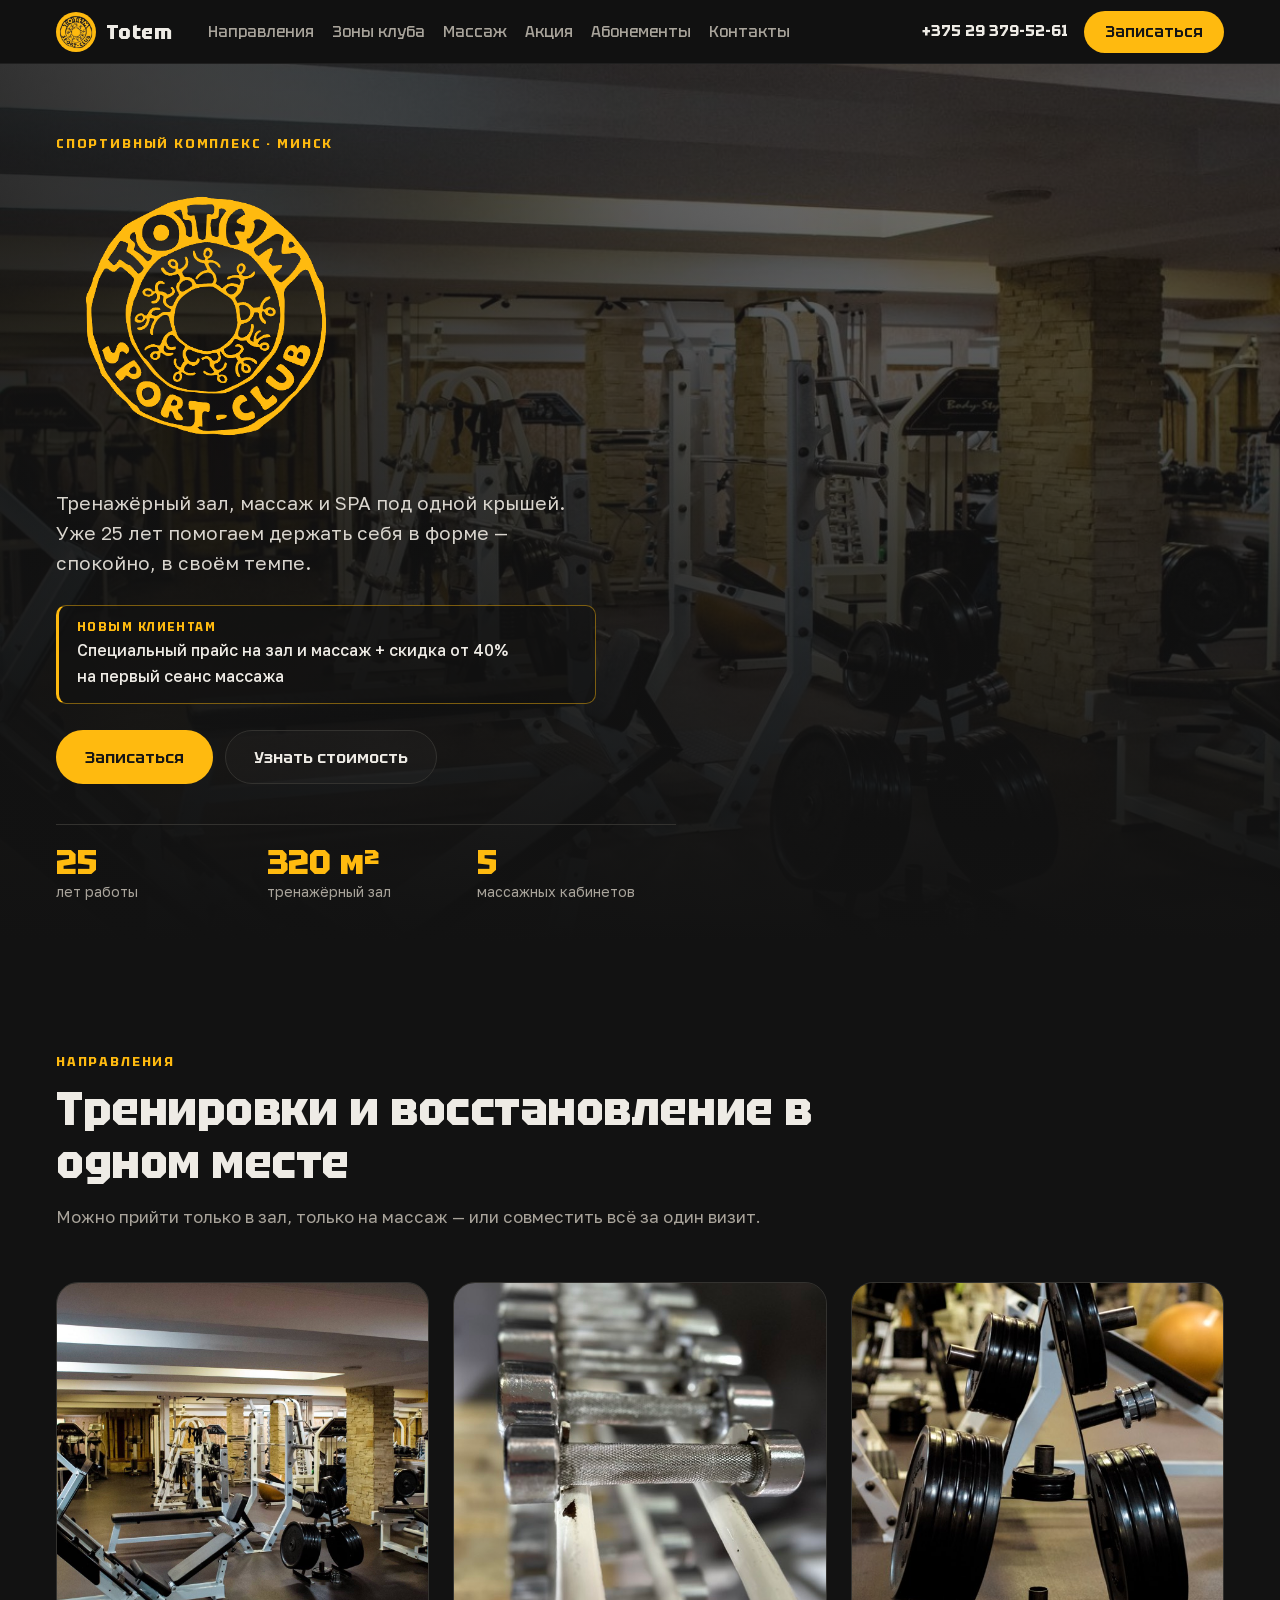
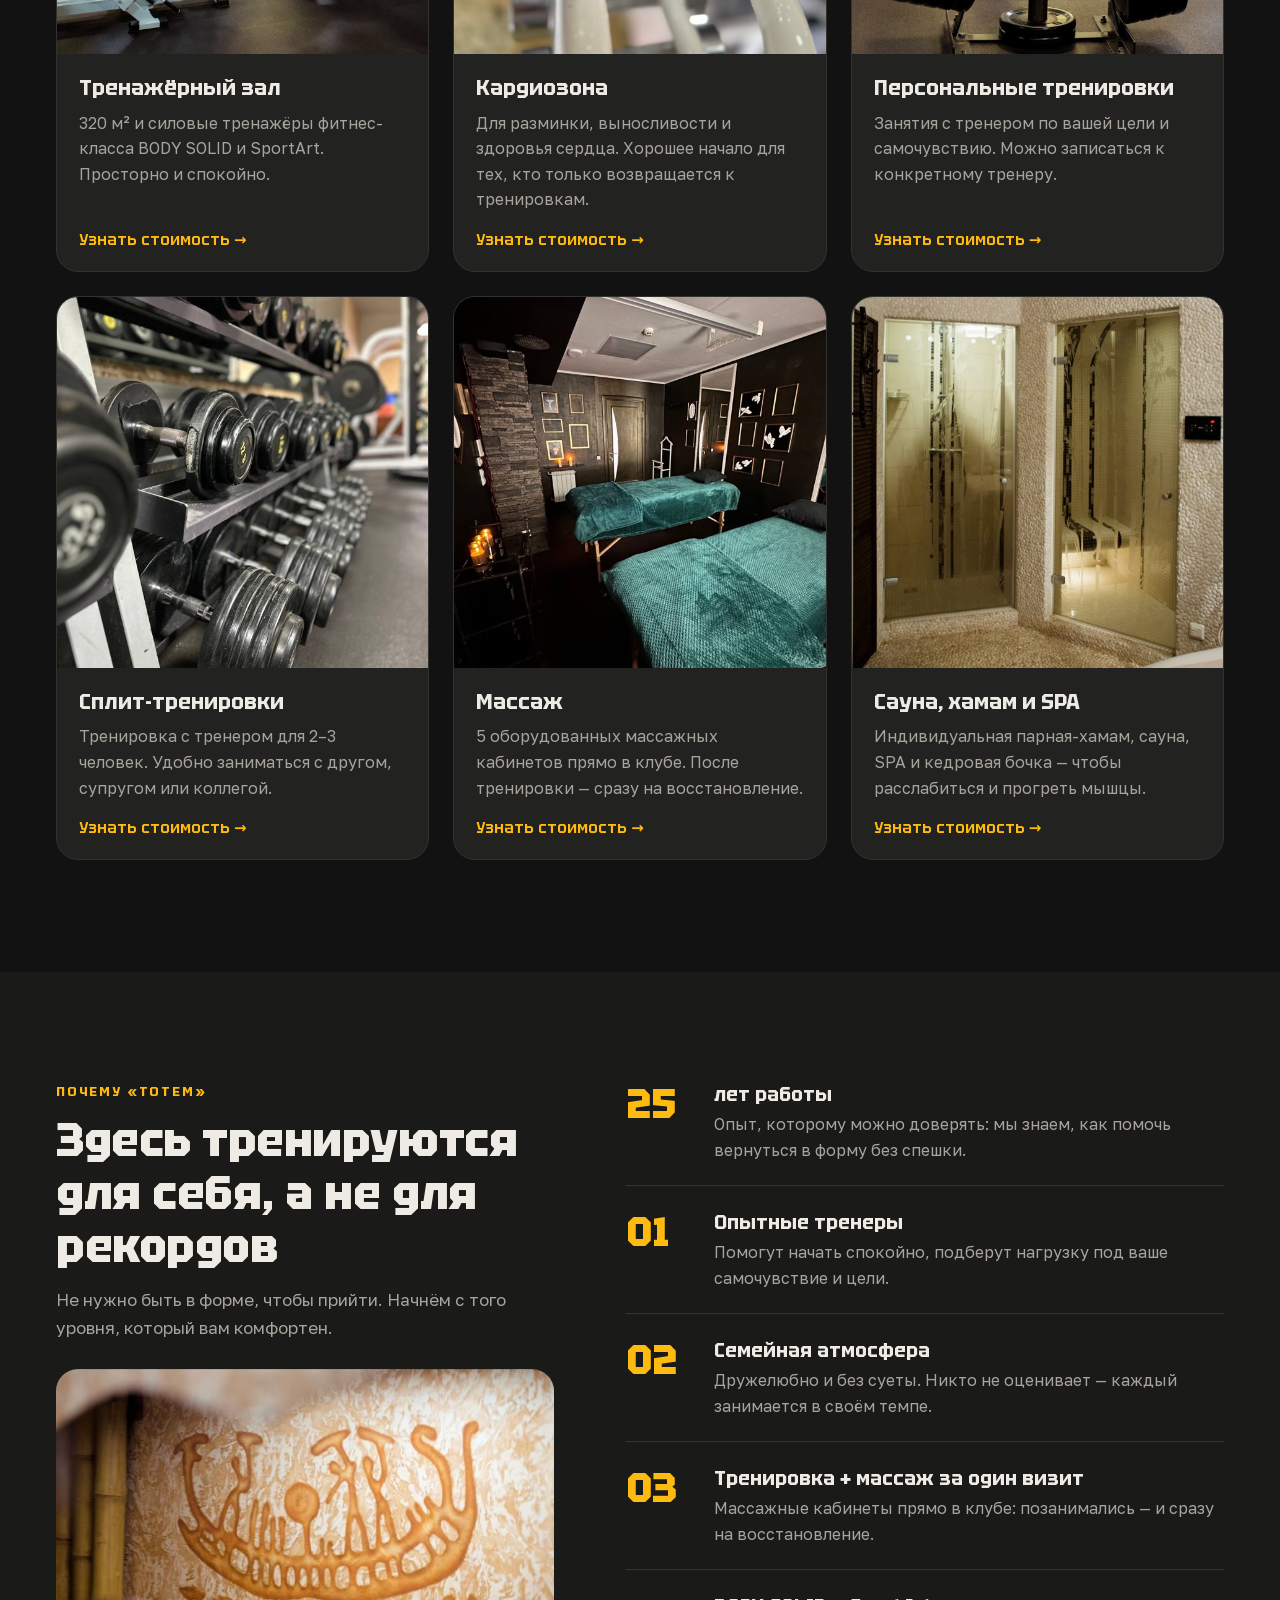
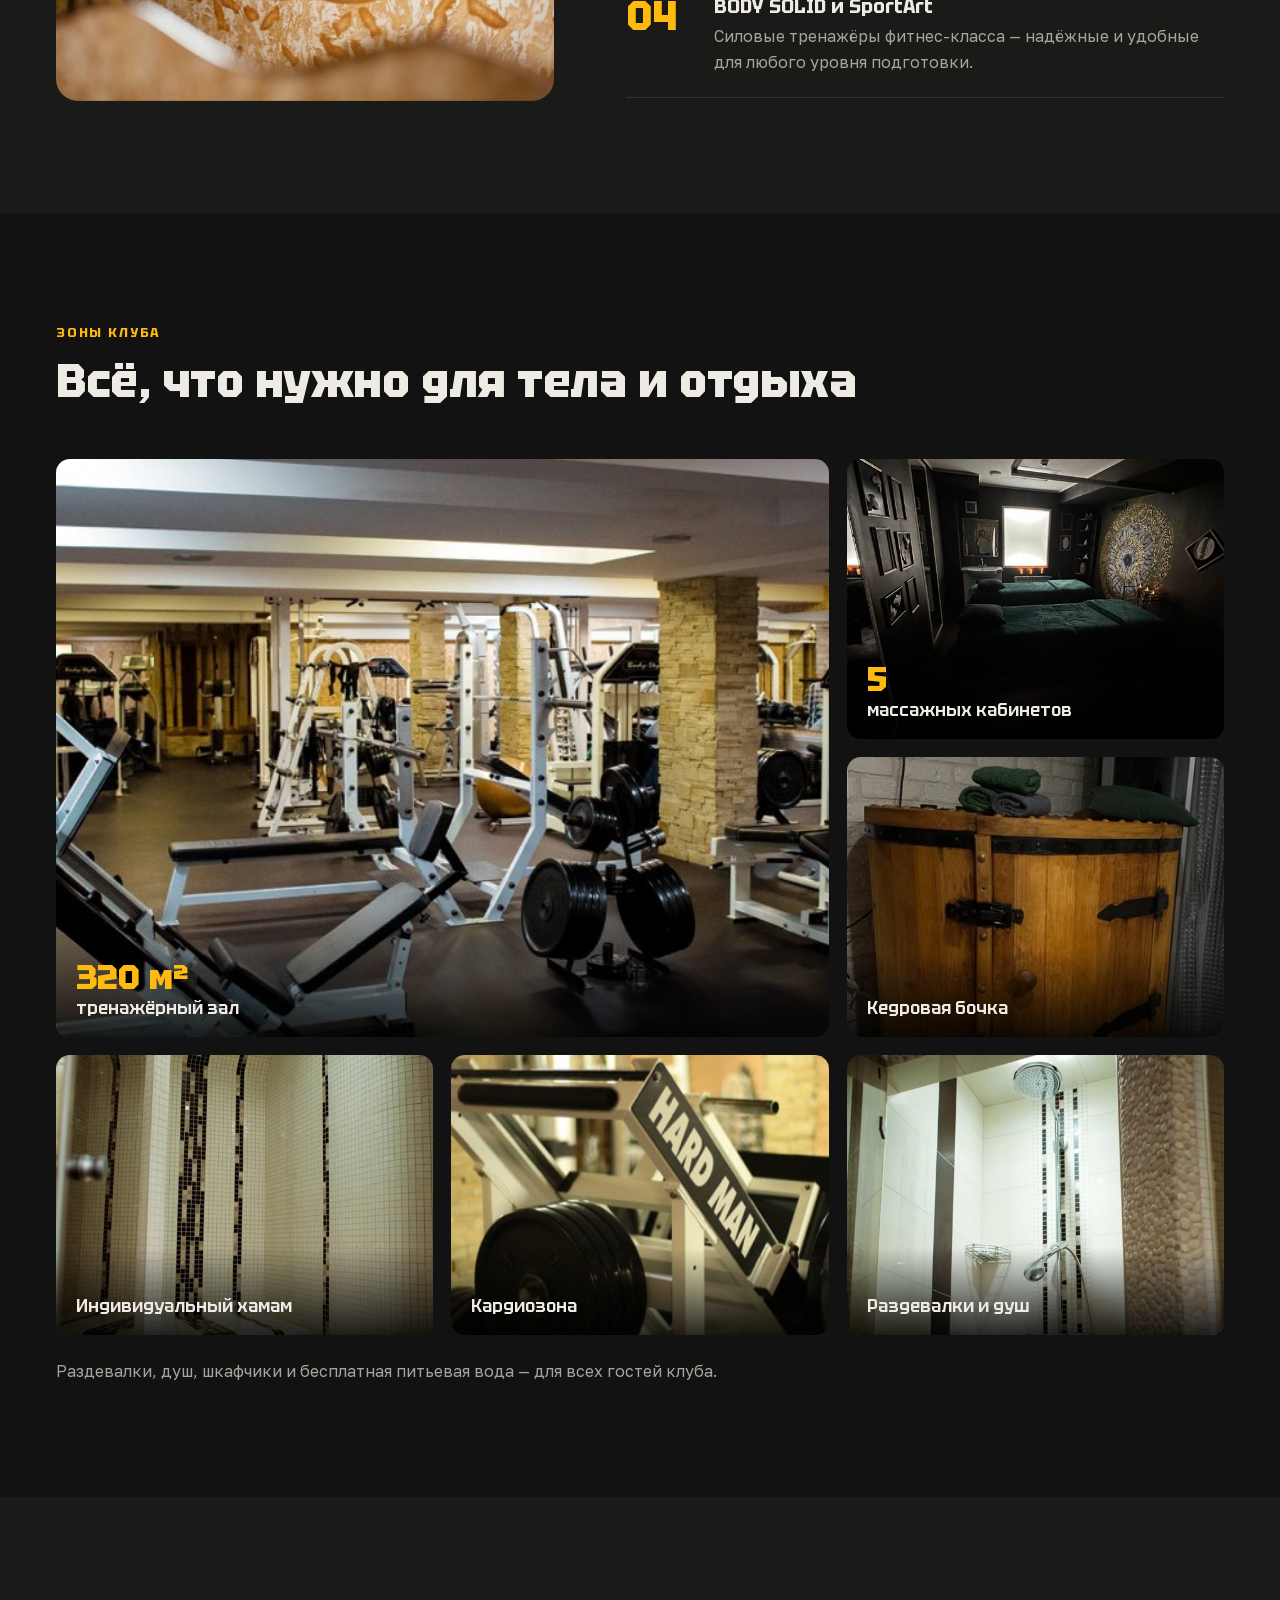
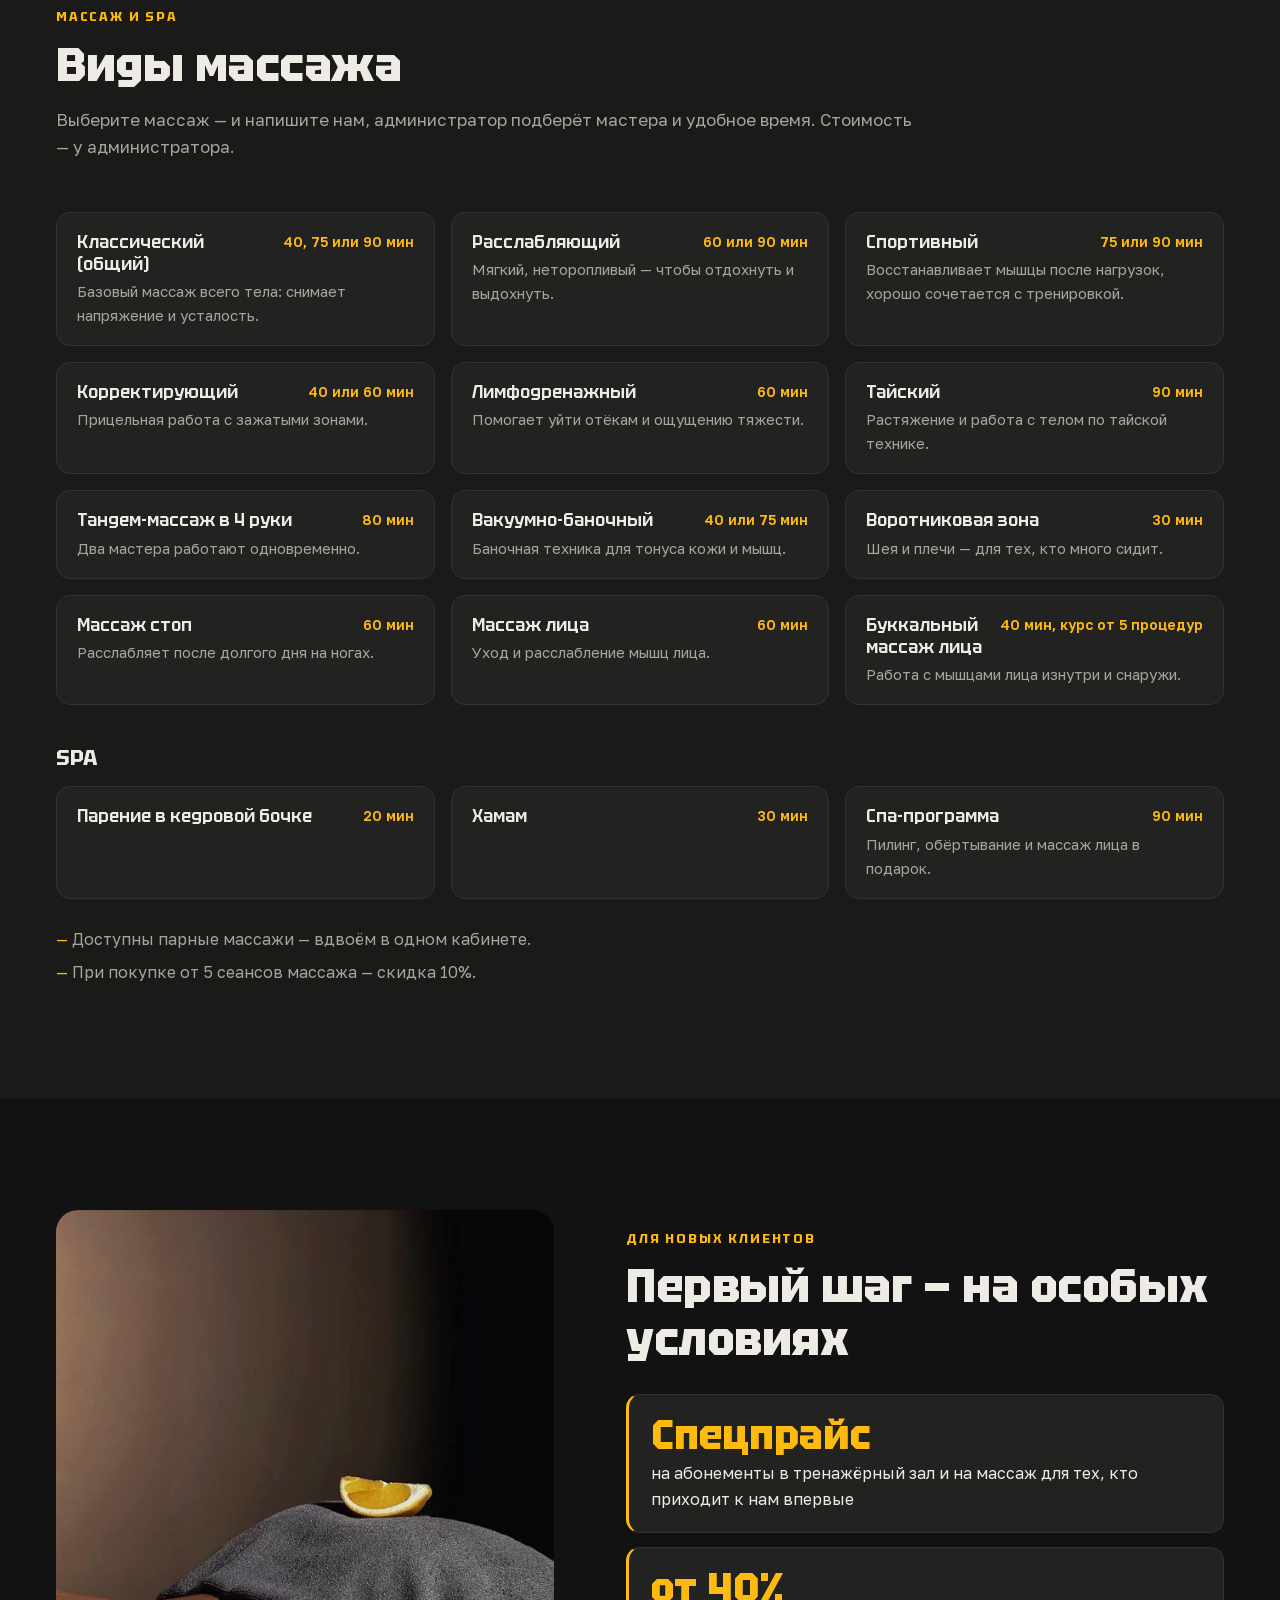
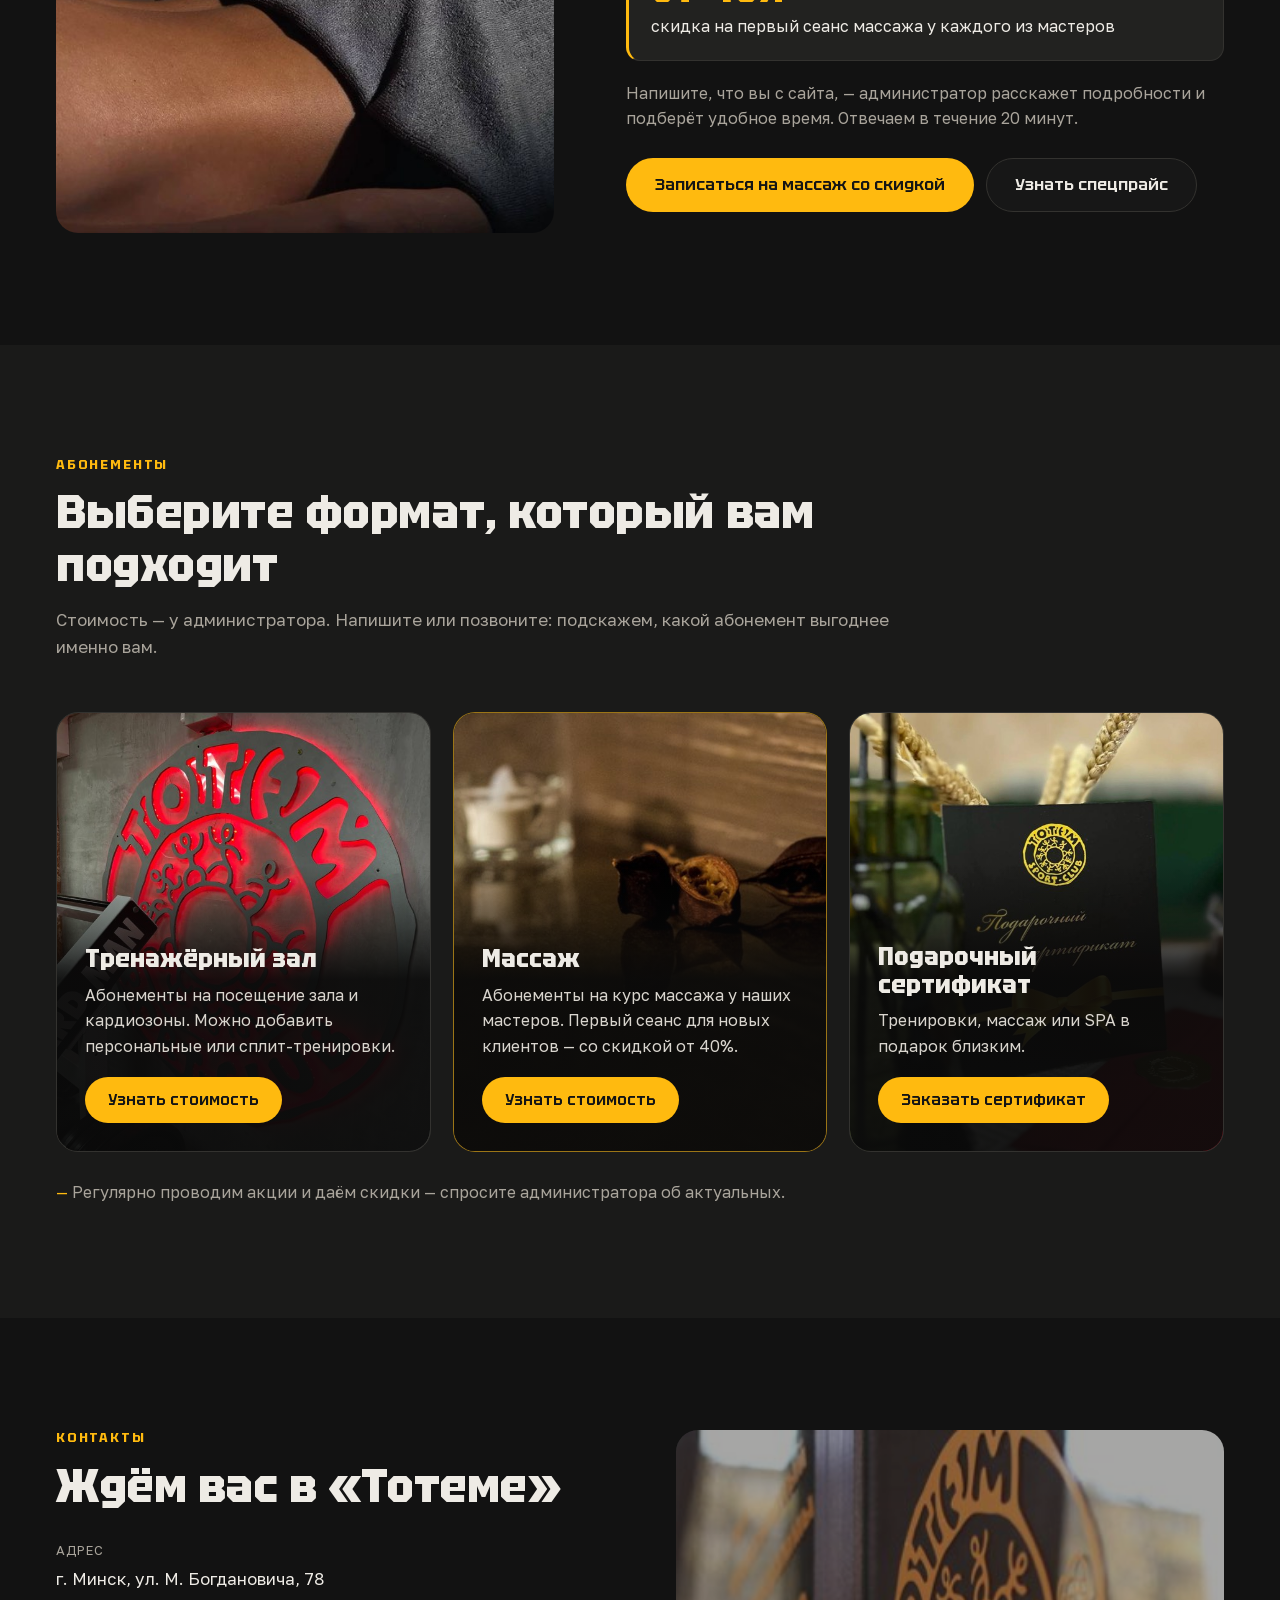
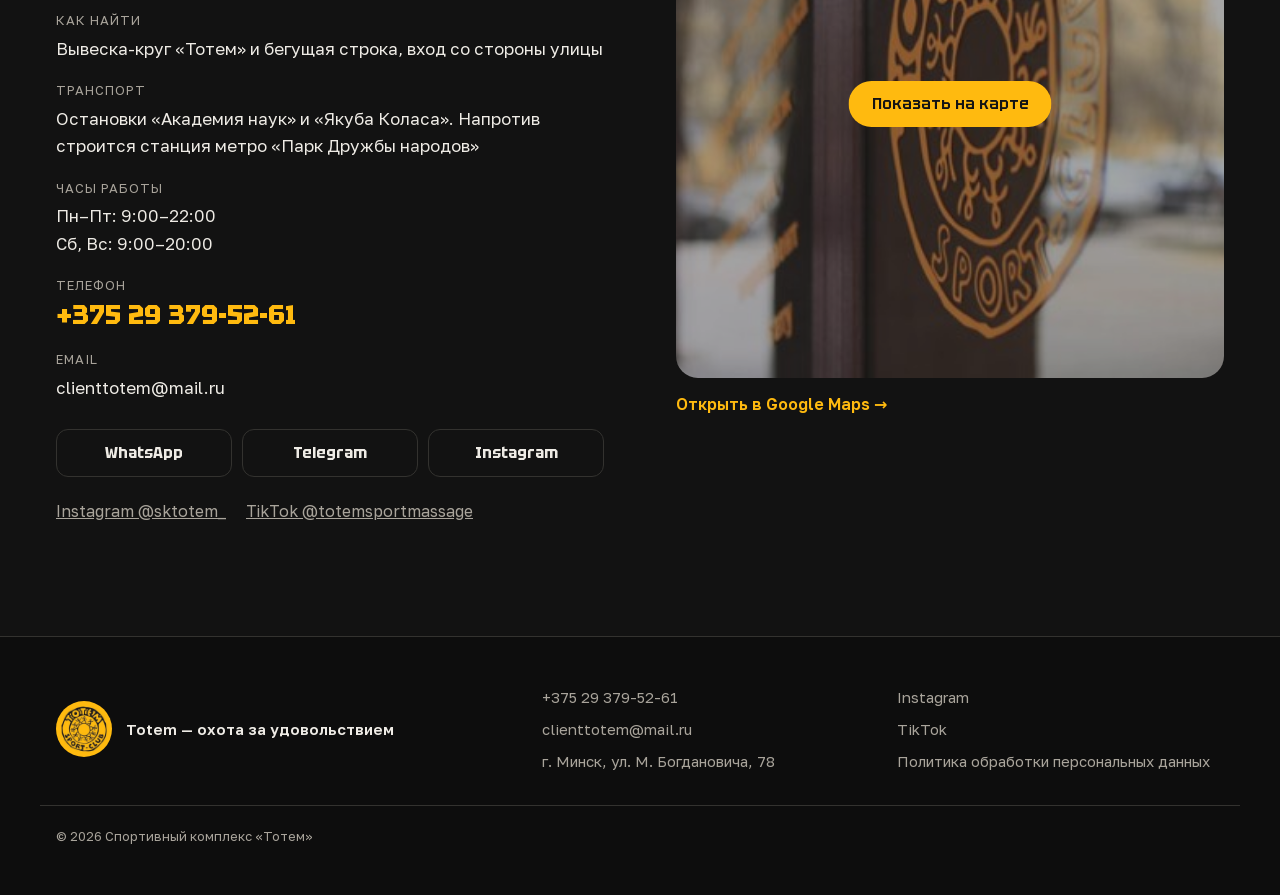
<file: index.html>
<!doctype html>
<html lang="ru">
<head>
  <meta charset="utf-8">
  <meta name="viewport" content="width=device-width, initial-scale=1">
  <title>Тотем — тренажёрный зал и массаж в Минске, ул. Богдановича, 78</title>
  <meta name="description" content="Спортивный комплекс «Тотем» в Минске: тренажёрный зал 320 м², кардиозона, массаж, хамам, сауна и кедровая бочка. 25 лет работы. Спецпрайс для новых клиентов и скидка от 40% на первый массаж.">
  <meta name="theme-color" content="#121212">

  <meta property="og:type" content="website">
  <meta property="og:locale" content="ru_RU">
  <meta property="og:title" content="Тотем — охота за удовольствием">
  <meta property="og:description" content="Тренажёрный зал, массаж и SPA в Минске на ул. Богдановича, 78. 25 лет работы.">
  <meta property="og:image" content="assets/img/og.jpg">
  <!-- УТОЧНИТЬ: после выбора домена указать абсолютные og:url и og:image, canonical -->

  <link rel="icon" type="image/png" href="assets/logo/favicon.png">
  <link rel="apple-touch-icon" href="assets/logo/apple-touch-icon.png">
  <link rel="preload" as="image" href="assets/img/gym-1200.jpg" imagesrcset="assets/img/gym-600.jpg 600w, assets/img/gym-1200.jpg 1200w" imagesizes="100vw">
  <link rel="preload" href="assets/fonts/tektur-cyrillic.woff2" as="font" type="font/woff2" crossorigin>
  <link rel="preload" href="assets/fonts/golos-text-cyrillic.woff2" as="font" type="font/woff2" crossorigin>
  <link rel="stylesheet" href="assets/css/style.css">

  <script type="application/ld+json">
  {
    "@context": "https://schema.org",
    "@type": ["HealthClub", "ExerciseGym"],
    "name": "Тотем, спортивный комплекс",
    "slogan": "Тотем — охота за удовольствием",
    "image": "assets/img/og.jpg",
    "telephone": "+375293795261",
    "email": "clienttotem@mail.ru",
    "address": {
      "@type": "PostalAddress",
      "streetAddress": "ул. М. Богдановича, 78",
      "addressLocality": "Минск",
      "addressCountry": "BY"
    },
    "openingHoursSpecification": [{
      "@type": "OpeningHoursSpecification",
      "dayOfWeek": ["Monday", "Tuesday", "Wednesday", "Thursday", "Friday"],
      "opens": "09:00",
      "closes": "22:00"
    }, {
      "@type": "OpeningHoursSpecification",
      "dayOfWeek": ["Saturday", "Sunday"],
      "opens": "09:00",
      "closes": "20:00"
    }],
    "sameAs": [
      "https://www.instagram.com/sktotem_/",
      "https://www.tiktok.com/@totemsportmassage"
    ]
  }
  </script>
</head>
<body>
  <a class="skip-link" href="#main">Перейти к содержимому</a>

  <header class="header" id="top">
    <div class="container header__inner">
      <a class="logo" href="#top" aria-label="Тотем — на главную">
        <img src="assets/logo/logo.png" width="44" height="44" alt="">
        <span class="logo__text">Totem</span>
      </a>

      <nav class="nav" id="nav" aria-label="Основное меню">
        <ul class="nav__list">
          <li><a href="#services">Направления</a></li>
          <li><a href="#zones">Зоны клуба</a></li>
          <li><a href="#massage">Массаж</a></li>
          <li><a href="#offer">Акция</a></li>
          <li><a href="#memberships">Абонементы</a></li>
          <li><a href="#contacts">Контакты</a></li>
        </ul>
        <a class="btn btn--primary nav__cta" href="https://wa.me/375293795261" data-msg="Здравствуйте! Я с сайта. Хочу записаться.">Записаться</a>
      </nav>

      <a class="header__phone" href="tel:+375293795261">+375 29 379-52-61</a>
      <a class="btn btn--primary header__cta" href="https://wa.me/375293795261" data-msg="Здравствуйте! Я с сайта. Хочу записаться.">Записаться</a>

      <button class="burger" type="button" aria-label="Открыть меню" aria-expanded="false" aria-controls="nav">
        <span></span><span></span><span></span>
      </button>
    </div>
  </header>

  <main id="main">
    <!-- 1. Первый экран -->
    <section class="hero" aria-labelledby="hero-title">
      <picture class="hero__bg">
        <img src="assets/img/gym-1200.jpg"
             srcset="assets/img/gym-600.jpg 600w, assets/img/gym-1200.jpg 1200w"
             sizes="100vw" alt="" fetchpriority="high">
      </picture>
      <div class="container hero__inner">
        <p class="eyebrow">Спортивный комплекс · Минск</p>
        <h1 class="hero__title" id="hero-title"><img class="hero__logo" src="assets/logo/logo-yellow.png" width="500" height="500" alt="Тотем Sport-Club"></h1>
        <p class="hero__lead">Тренажёрный зал, массаж и SPA под одной крышей. Уже 25&nbsp;лет помогаем держать себя в&nbsp;форме — спокойно, в своём темпе.</p>

        <a class="hero__offer" href="#offer">
          <span class="hero__offer-tag">Новым клиентам</span>
          Специальный прайс на зал и массаж + скидка от&nbsp;40% на&nbsp;первый сеанс массажа
        </a>

        <div class="hero__actions">
          <a class="btn btn--primary btn--lg" href="https://wa.me/375293795261" data-msg="Здравствуйте! Я с сайта. Хочу записаться.">Записаться</a>
          <a class="btn btn--ghost btn--lg" href="https://wa.me/375293795261" data-msg="Здравствуйте! Я с сайта. Хочу узнать стоимость абонемента.">Узнать стоимость</a>
        </div>

        <ul class="hero__facts">
          <li><b>25</b> лет работы</li>
          <li><b>320 м²</b> тренажёрный зал</li>
          <li><b>5</b> массажных кабинетов</li>
        </ul>
      </div>
    </section>

    <!-- 2. Направления -->
    <section class="section" id="services" aria-labelledby="services-title">
      <div class="container">
        <header class="section__head">
          <p class="eyebrow">Направления</p>
          <h2 class="section__title" id="services-title">Тренировки и восстановление в одном месте</h2>
          <p class="section__lead">Можно прийти только в зал, только на массаж — или совместить всё за один визит.</p>
        </header>

        <!-- ЧЕРНОВИК: заменить текстом клиента -->
        <div class="cards">
          <article class="card">
            <img class="card__img" src="assets/img/gym-600.jpg" srcset="assets/img/gym-600.jpg 600w, assets/img/gym-1200.jpg 1200w" sizes="(min-width: 1024px) 380px, (min-width: 640px) 50vw, 100vw" width="600" height="600" loading="lazy" alt="Тренажёрный зал «Тотем»: силовые тренажёры и кирпичные колонны">
            <div class="card__body">
              <h3 class="card__title">Тренажёрный зал</h3>
              <p>320&nbsp;м² и силовые тренажёры фитнес-класса BODY SOLID и SportArt. Просторно и спокойно.</p>
              <a class="card__link" href="https://wa.me/375293795261" data-msg="Здравствуйте! Я с сайта. Хочу узнать стоимость абонемента в тренажёрный зал.">Узнать стоимость →</a>
            </div>
          </article>

          <article class="card">
            <img class="card__img" src="assets/img/chrome-600.jpg" srcset="assets/img/chrome-600.jpg 600w, assets/img/chrome-1200.jpg 1200w" sizes="(min-width: 1024px) 380px, (min-width: 640px) 50vw, 100vw" width="600" height="800" loading="lazy" alt="Ряд хромированных гантелей">
            <div class="card__body">
              <h3 class="card__title">Кардиозона</h3>
              <p>Для разминки, выносливости и здоровья сердца. Хорошее начало для тех, кто только возвращается к тренировкам.</p>
              <a class="card__link" href="https://wa.me/375293795261" data-msg="Здравствуйте! Я с сайта. Хочу узнать стоимость абонемента в тренажёрный зал.">Узнать стоимость →</a>
            </div>
          </article>

          <article class="card">
            <img class="card__img" src="assets/img/plates-600.jpg" srcset="assets/img/plates-600.jpg 600w, assets/img/plates-1200.jpg 1200w" sizes="(min-width: 1024px) 380px, (min-width: 640px) 50vw, 100vw" width="600" height="900" loading="lazy" alt="Стойка с блинами для штанги в тренажёрном зале">
            <div class="card__body">
              <h3 class="card__title">Персональные тренировки</h3>
              <p>Занятия с тренером по вашей цели и самочувствию. Можно записаться к конкретному тренеру.</p>
              <a class="card__link" href="https://wa.me/375293795261" data-msg="Здравствуйте! Я с сайта. Хочу узнать стоимость персональных тренировок.">Узнать стоимость →</a>
            </div>
          </article>

          <article class="card">
            <img class="card__img" src="assets/img/dumbbells-600.jpg" srcset="assets/img/dumbbells-600.jpg 600w, assets/img/dumbbells-1200.jpg 960w" sizes="(min-width: 1024px) 380px, (min-width: 640px) 50vw, 100vw" width="600" height="800" loading="lazy" alt="Стойка с гантелями в зале">
            <div class="card__body">
              <h3 class="card__title">Сплит-тренировки</h3>
              <p>Тренировка с тренером для 2–3 человек. Удобно заниматься с другом, супругом или коллегой.</p>
              <a class="card__link" href="https://wa.me/375293795261" data-msg="Здравствуйте! Я с сайта. Хочу узнать стоимость сплит-тренировок.">Узнать стоимость →</a>
            </div>
          </article>

          <article class="card">
            <img class="card__img" src="assets/img/massage-600.jpg" srcset="assets/img/massage-600.jpg 600w, assets/img/massage-1200.jpg 960w" sizes="(min-width: 1024px) 380px, (min-width: 640px) 50vw, 100vw" width="600" height="800" loading="lazy" alt="Массажный кабинет с двумя столами и тёплым светом свечей">
            <div class="card__body">
              <h3 class="card__title">Массаж</h3>
              <p>5 оборудованных массажных кабинетов прямо в клубе. После тренировки — сразу на восстановление.</p>
              <a class="card__link" href="https://wa.me/375293795261" data-msg="Здравствуйте! Я с сайта. Хочу узнать стоимость массажа.">Узнать стоимость →</a>
            </div>
          </article>

          <article class="card">
            <img class="card__img card__img--doors" src="assets/img/hamam-doors-600.jpg" srcset="assets/img/hamam-doors-600.jpg 600w, assets/img/hamam-doors-1200.jpg 1200w" sizes="(min-width: 1024px) 380px, (min-width: 640px) 50vw, 100vw" width="600" height="900" loading="lazy" alt="Стеклянные двери в хамам и душевую">
            <div class="card__body">
              <h3 class="card__title">Сауна, хамам и SPA</h3>
              <p>Индивидуальная парная-хамам, сауна, SPA и кедровая бочка — чтобы расслабиться и прогреть мышцы.</p>
              <a class="card__link" href="https://wa.me/375293795261" data-msg="Здравствуйте! Я с сайта. Хочу узнать стоимость сауны, хамама и SPA.">Узнать стоимость →</a>
            </div>
          </article>
        </div>
      </div>
    </section>

    <!-- 3. Почему мы -->
    <section class="section section--alt" id="why" aria-labelledby="why-title">
      <div class="container why">
        <div class="why__intro">
          <p class="eyebrow">Почему «Тотем»</p>
          <h2 class="section__title" id="why-title">Здесь тренируются для себя, а&nbsp;не&nbsp;для рекордов</h2>
          <p class="section__lead">Не нужно быть в форме, чтобы прийти. Начнём с того уровня, который вам комфортен.</p>
          <img class="why__img" src="assets/img/wallart-600.jpg" srcset="assets/img/wallart-600.jpg 600w, assets/img/wallart-1200.jpg 1200w" sizes="(min-width: 1024px) 480px, 100vw" width="600" height="400" loading="lazy" alt="Рисунок в стиле наскальной живописи на стене клуба">
        </div>
        <ol class="why__list">
          <li>
            <span class="why__num">25</span>
            <div><h3>лет работы</h3><p>Опыт, которому можно доверять: мы знаем, как помочь вернуться в форму без спешки.</p></div>
          </li>
          <li>
            <span class="why__num">01</span>
            <!-- УТОЧНИТЬ: формулировку про тренеров («сертифицированные, опыт от 20 лет») -->
            <div><h3>Опытные тренеры</h3><p>Помогут начать спокойно, подберут нагрузку под ваше самочувствие и цели.</p></div>
          </li>
          <li>
            <span class="why__num">02</span>
            <div><h3>Семейная атмосфера</h3><p>Дружелюбно и без суеты. Никто не оценивает — каждый занимается в своём темпе.</p></div>
          </li>
          <li>
            <span class="why__num">03</span>
            <div><h3>Тренировка + массаж за один визит</h3><p>Массажные кабинеты прямо в клубе: позанимались — и сразу на восстановление.</p></div>
          </li>
          <li>
            <span class="why__num">04</span>
            <div><h3>BODY SOLID и SportArt</h3><p>Силовые тренажёры фитнес-класса — надёжные и удобные для любого уровня подготовки.</p></div>
          </li>
        </ol>
      </div>
    </section>

    <!-- 4. Зоны клуба -->
    <section class="section" id="zones" aria-labelledby="zones-title">
      <div class="container">
        <header class="section__head">
          <p class="eyebrow">Зоны клуба</p>
          <h2 class="section__title" id="zones-title">Всё, что нужно для тела и отдыха</h2>
        </header>

        <div class="zones">
          <figure class="zone zone--wide">
            <img src="assets/img/gym-600.jpg" srcset="assets/img/gym-600.jpg 600w, assets/img/gym-1200.jpg 1200w" sizes="(min-width: 1024px) 760px, 100vw" width="600" height="600" loading="lazy" alt="Общий вид тренажёрного зала">
            <figcaption><b>320 м²</b> тренажёрный зал</figcaption>
          </figure>
          <figure class="zone">
            <img src="assets/img/massage2-600.jpg" srcset="assets/img/massage2-600.jpg 600w, assets/img/massage2-1200.jpg 960w" sizes="(min-width: 1024px) 380px, 50vw" width="600" height="800" loading="lazy" alt="Массажный кабинет в приглушённом свете">
            <figcaption><b>5</b> массажных кабинетов</figcaption>
          </figure>
          <figure class="zone">
            <img class="zone__img--barrel" src="assets/img/barrel-600.jpg" srcset="assets/img/barrel-600.jpg 600w, assets/img/barrel-1200.jpg 960w" sizes="(min-width: 1024px) 380px, 50vw" width="600" height="800" loading="lazy" alt="Деревянная кедровая бочка">
            <figcaption>Кедровая бочка</figcaption>
          </figure>
          <figure class="zone">
            <img src="assets/img/hamam-600.jpg" srcset="assets/img/hamam-600.jpg 600w, assets/img/hamam-1200.jpg 853w" sizes="(min-width: 1024px) 380px, 50vw" width="600" height="900" loading="lazy" alt="Индивидуальный хамам с мозаичной отделкой">
            <figcaption>Индивидуальный хамам</figcaption>
          </figure>
          <figure class="zone">
            <img class="zone__img--hardman" src="assets/img/hardman-wide-600.jpg" srcset="assets/img/hardman-wide-600.jpg 600w, assets/img/hardman-wide-1200.jpg 1200w" sizes="(min-width: 1024px) 380px, 50vw" width="600" height="337" loading="lazy" alt="Тренажёр Hard Man с блинами в зале">
            <figcaption>Кардиозона</figcaption>
          </figure>
          <figure class="zone">
            <img class="zone__img--top" src="assets/img/shower-600.jpg" srcset="assets/img/shower-600.jpg 600w, assets/img/shower-1200.jpg 1200w" sizes="(min-width: 1024px) 380px, 50vw" width="600" height="900" loading="lazy" alt="Душевая с мозаичной плиткой">
            <figcaption>Раздевалки и душ</figcaption>
          </figure>
        </div>

        <p class="zones__note">Раздевалки, душ, шкафчики и бесплатная питьевая вода — для всех гостей клуба.</p>
      </div>
    </section>

    <!-- 5. Массаж и SPA -->
    <section class="section section--alt" id="massage" aria-labelledby="massage-title">
      <div class="container">
        <header class="section__head">
          <p class="eyebrow">Массаж и SPA</p>
          <h2 class="section__title" id="massage-title">Виды массажа</h2>
          <p class="section__lead">Выберите массаж — и напишите нам, администратор подберёт мастера и удобное время. Стоимость — у администратора.</p>
        </header>

        <!-- ЧЕРНОВИК: короткие описания массажей заменить текстом клиента. Названия и длительность — из прайса клуба -->
        <ul class="massages">
          <li>
            <a class="massage" href="https://wa.me/375293795261" data-msg="Здравствуйте! Я с сайта. Хочу записаться на массаж: классический (общий).">
              <span class="massage__name">Классический (общий)</span>
              <span class="massage__time">40, 75 или 90 мин</span>
              <span class="massage__desc">Базовый массаж всего тела: снимает напряжение и усталость.</span>
            </a>
          </li>
          <li>
            <a class="massage" href="https://wa.me/375293795261" data-msg="Здравствуйте! Я с сайта. Хочу записаться на массаж: расслабляющий.">
              <span class="massage__name">Расслабляющий</span>
              <span class="massage__time">60 или 90 мин</span>
              <span class="massage__desc">Мягкий, неторопливый — чтобы отдохнуть и выдохнуть.</span>
            </a>
          </li>
          <li>
            <a class="massage" href="https://wa.me/375293795261" data-msg="Здравствуйте! Я с сайта. Хочу записаться на массаж: спортивный.">
              <span class="massage__name">Спортивный</span>
              <span class="massage__time">75 или 90 мин</span>
              <span class="massage__desc">Восстанавливает мышцы после нагрузок, хорошо сочетается с тренировкой.</span>
            </a>
          </li>
          <li>
            <a class="massage" href="https://wa.me/375293795261" data-msg="Здравствуйте! Я с сайта. Хочу записаться на массаж: корректирующий.">
              <span class="massage__name">Корректирующий</span>
              <span class="massage__time">40 или 60 мин</span>
              <span class="massage__desc">Прицельная работа с зажатыми зонами.</span>
            </a>
          </li>
          <li>
            <a class="massage" href="https://wa.me/375293795261" data-msg="Здравствуйте! Я с сайта. Хочу записаться на массаж: лимфодренажный.">
              <span class="massage__name">Лимфодренажный</span>
              <span class="massage__time">60 мин</span>
              <span class="massage__desc">Помогает уйти отёкам и ощущению тяжести.</span>
            </a>
          </li>
          <li>
            <a class="massage" href="https://wa.me/375293795261" data-msg="Здравствуйте! Я с сайта. Хочу записаться на массаж: тайский.">
              <span class="massage__name">Тайский</span>
              <span class="massage__time">90 мин</span>
              <span class="massage__desc">Растяжение и работа с телом по тайской технике.</span>
            </a>
          </li>
          <li>
            <a class="massage" href="https://wa.me/375293795261" data-msg="Здравствуйте! Я с сайта. Хочу записаться: тандем-массаж в 4 руки.">
              <span class="massage__name">Тандем-массаж в 4 руки</span>
              <span class="massage__time">80 мин</span>
              <span class="massage__desc">Два мастера работают одновременно.</span>
            </a>
          </li>
          <li>
            <a class="massage" href="https://wa.me/375293795261" data-msg="Здравствуйте! Я с сайта. Хочу записаться на массаж: вакуумно-баночный.">
              <span class="massage__name">Вакуумно-баночный</span>
              <span class="massage__time">40 или 75 мин</span>
              <span class="massage__desc">Баночная техника для тонуса кожи и мышц.</span>
            </a>
          </li>
          <li>
            <a class="massage" href="https://wa.me/375293795261" data-msg="Здравствуйте! Я с сайта. Хочу записаться на массаж: воротниковая зона.">
              <span class="massage__name">Воротниковая зона</span>
              <span class="massage__time">30 мин</span>
              <span class="massage__desc">Шея и плечи — для тех, кто много сидит.</span>
            </a>
          </li>
          <li>
            <a class="massage" href="https://wa.me/375293795261" data-msg="Здравствуйте! Я с сайта. Хочу записаться: массаж стоп.">
              <span class="massage__name">Массаж стоп</span>
              <span class="massage__time">60 мин</span>
              <span class="massage__desc">Расслабляет после долгого дня на ногах.</span>
            </a>
          </li>
          <li>
            <a class="massage" href="https://wa.me/375293795261" data-msg="Здравствуйте! Я с сайта. Хочу записаться: массаж лица.">
              <span class="massage__name">Массаж лица</span>
              <span class="massage__time">60 мин</span>
              <span class="massage__desc">Уход и расслабление мышц лица.</span>
            </a>
          </li>
          <li>
            <a class="massage" href="https://wa.me/375293795261" data-msg="Здравствуйте! Я с сайта. Хочу записаться: буккальный массаж лица.">
              <span class="massage__name">Буккальный массаж лица</span>
              <span class="massage__time">40 мин, курс от 5 процедур</span>
              <span class="massage__desc">Работа с мышцами лица изнутри и снаружи.</span>
            </a>
          </li>
        </ul>

        <h3 class="massages__subtitle">SPA</h3>
        <ul class="massages massages--spa">
          <li>
            <a class="massage" href="https://wa.me/375293795261" data-msg="Здравствуйте! Я с сайта. Хочу записаться: парение в кедровой бочке.">
              <span class="massage__name">Парение в кедровой бочке</span>
              <span class="massage__time">20 мин</span>
            </a>
          </li>
          <li>
            <a class="massage" href="https://wa.me/375293795261" data-msg="Здравствуйте! Я с сайта. Хочу записаться: хамам.">
              <span class="massage__name">Хамам</span>
              <span class="massage__time">30 мин</span>
            </a>
          </li>
          <li>
            <a class="massage" href="https://wa.me/375293795261" data-msg="Здравствуйте! Я с сайта. Хочу записаться: спа-программа.">
              <span class="massage__name">Спа-программа</span>
              <span class="massage__time">90 мин</span>
              <span class="massage__desc">Пилинг, обёртывание и массаж лица в подарок.</span>
            </a>
          </li>
        </ul>

        <ul class="plans__notes">
          <li>Доступны парные массажи — вдвоём в одном кабинете.</li>
          <li>При покупке от 5 сеансов массажа — скидка 10%.</li>
        </ul>
      </div>
    </section>

    <!-- 6. Акция для новых клиентов -->
    <section class="section" id="offer" aria-labelledby="offer-title">
      <div class="container offer">
        <div class="offer__media">
          <img src="assets/img/massage-promo-600.jpg" srcset="assets/img/massage-promo-600.jpg 600w, assets/img/massage-promo-1200.jpg 1048w" sizes="(min-width: 1024px) 480px, 100vw" width="600" height="733" loading="lazy" alt="Спина под полотенцем на массажном столе">
        </div>
        <div class="offer__body">
          <p class="eyebrow">Для новых клиентов</p>
          <h2 class="section__title" id="offer-title">Первый шаг — на&nbsp;особых условиях</h2>
          <ul class="offer__list">
            <li>
              <span class="offer__big">Спецпрайс</span>
              <span>на абонементы в тренажёрный зал и на массаж для тех, кто приходит к нам впервые</span>
            </li>
            <li>
              <span class="offer__big">от 40%</span>
              <span>скидка на первый сеанс массажа у каждого из мастеров</span>
            </li>
          </ul>
          <!-- УТОЧНИТЬ: условия акции, которые можно показать на сайте -->
          <p class="offer__hint">Напишите, что вы с сайта, — администратор расскажет подробности и подберёт удобное время. Отвечаем в течение 20 минут.</p>
          <div class="offer__actions">
            <a class="btn btn--primary btn--lg" href="https://wa.me/375293795261" data-msg="Здравствуйте! Я с сайта. Хочу записаться на массаж со скидкой для новых клиентов.">Записаться на массаж со скидкой</a>
            <a class="btn btn--ghost btn--lg" href="https://wa.me/375293795261" data-msg="Здравствуйте! Я с сайта. Хочу узнать спецпрайс для новых клиентов.">Узнать спецпрайс</a>
          </div>
        </div>
      </div>
    </section>

    <!-- 7. Абонементы -->
    <section class="section section--alt" id="memberships" aria-labelledby="memberships-title">
      <div class="container">
        <header class="section__head">
          <p class="eyebrow">Абонементы</p>
          <h2 class="section__title" id="memberships-title">Выберите формат, который вам подходит</h2>
          <p class="section__lead">Стоимость — у администратора. Напишите или позвоните: подскажем, какой абонемент выгоднее именно вам.</p>
        </header>

        <!-- УТОЧНИТЬ: список видов абонементов (без цен) -->
        <div class="plans">
          <article class="plan plan--photo">
            <img src="assets/img/logo-wall-600.jpg" srcset="assets/img/logo-wall-600.jpg 600w, assets/img/logo-wall-960.jpg 960w" sizes="(min-width: 768px) 380px, 100vw" width="600" height="800" loading="lazy" alt="Светящийся логотип «Тотем Sport-Club» на стене зала">
            <div class="plan__overlay">
              <h3 class="plan__title">Тренажёрный зал</h3>
              <p>Абонементы на посещение зала и кардиозоны. Можно добавить персональные или сплит-тренировки.</p>
              <a class="btn btn--primary" href="https://wa.me/375293795261" data-msg="Здравствуйте! Я с сайта. Хочу узнать стоимость абонемента в тренажёрный зал.">Узнать стоимость</a>
            </div>
          </article>
          <article class="plan plan--photo plan--accent">
            <img class="plan__img--spa" src="assets/img/spa-600.jpg" srcset="assets/img/spa-600.jpg 600w, assets/img/spa-1200.jpg 1200w" sizes="1000px" width="600" height="400" loading="lazy" alt="Свечи и сухоцветы на полке в SPA-зоне">
            <div class="plan__overlay">
              <h3 class="plan__title">Массаж</h3>
              <p>Абонементы на курс массажа у наших мастеров. Первый сеанс для новых клиентов — со скидкой от 40%.</p>
              <a class="btn btn--primary" href="https://wa.me/375293795261" data-msg="Здравствуйте! Я с сайта. Хочу узнать стоимость абонемента на массаж.">Узнать стоимость</a>
            </div>
          </article>
          <article class="plan plan--photo">
            <img class="plan__img--cert" src="assets/img/certificate-600.jpg" srcset="assets/img/certificate-600.jpg 600w, assets/img/certificate-1200.jpg 960w" sizes="(min-width: 1024px) 380px, 100vw" width="600" height="800" loading="lazy" alt="Подарочный сертификат «Тотем» в чёрном конверте с золотой лентой">
            <div class="plan__overlay">
              <h3 class="plan__title">Подарочный сертификат</h3>
              <p>Тренировки, массаж или SPA в подарок близким.</p>
              <a class="btn btn--primary" href="https://wa.me/375293795261" data-msg="Здравствуйте! Я с сайта. Хочу купить подарочный сертификат.">Заказать сертификат</a>
            </div>
          </article>
        </div>

        <ul class="plans__notes">
          <li>Регулярно проводим акции и даём скидки — спросите администратора об актуальных.</li>
        </ul>
      </div>
    </section>

    <!-- 8. Контакты -->
    <section class="section" id="contacts" aria-labelledby="contacts-title">
      <div class="container contacts">
        <div class="contacts__info">
          <p class="eyebrow">Контакты</p>
          <h2 class="section__title" id="contacts-title">Ждём вас в «Тотеме»</h2>

          <dl class="contacts__list">
            <div>
              <dt>Адрес</dt>
              <dd>г. Минск, ул. М. Богдановича, 78</dd>
            </div>
            <div>
              <dt>Как найти</dt>
              <dd>Вывеска-круг «Тотем» и бегущая строка, вход со стороны улицы</dd>
            </div>
            <div>
              <dt>Транспорт</dt>
              <!-- УТОЧНИТЬ: точное название остановки («Академия наук»?) -->
              <dd>Остановки «Академия наук» и «Якуба Коласа». Напротив строится станция метро «Парк Дружбы народов»</dd>
            </div>
            <div>
              <dt>Часы работы</dt>
              <dd>Пн–Пт: 9:00–22:00<br>Сб, Вс: 9:00–20:00</dd>
            </div>
            <div>
              <dt>Телефон</dt>
              <dd><a class="contacts__phone" href="tel:+375293795261">+375 29 379-52-61</a></dd>
            </div>
            <div>
              <dt>Email</dt>
              <dd><a href="mailto:clienttotem@mail.ru">clienttotem@mail.ru</a></dd>
            </div>
          </dl>

          <div class="messengers" aria-label="Написать нам">
            <a class="messenger" href="https://wa.me/375293795261" data-msg="Здравствуйте! Я с сайта. Хочу записаться." target="_blank" rel="noopener">WhatsApp</a>
            <!-- УТОЧНИТЬ: username в Telegram; пока ссылка по номеру телефона -->
            <a class="messenger" href="https://t.me/+375293795261" target="_blank" rel="noopener">Telegram</a>
            <a class="messenger" href="https://ig.me/m/sktotem_" target="_blank" rel="noopener">Instagram</a>
          </div>

          <div class="socials">
            <a href="https://www.instagram.com/sktotem_/" target="_blank" rel="noopener">Instagram @sktotem_</a>
            <a href="https://www.tiktok.com/@totemsportmassage" target="_blank" rel="noopener">TikTok @totemsportmassage</a>
          </div>
        </div>

        <div class="contacts__map">
          <div class="map" id="map">
            <img src="assets/img/entrance-600.jpg" srcset="assets/img/entrance-600.jpg 600w, assets/img/entrance-1200.jpg 1200w" sizes="(min-width: 1024px) 560px, 100vw" width="600" height="337" loading="lazy" alt="Вход в клуб с круглым логотипом «Тотем» на колонне">
            <button class="btn btn--primary map__btn" type="button" data-map-src="https://yandex.ru/map-widget/v1/?text=%D0%9C%D0%B8%D0%BD%D1%81%D0%BA%2C%20%D1%83%D0%BB%D0%B8%D1%86%D0%B0%20%D0%9C%D0%B0%D0%BA%D1%81%D0%B8%D0%BC%D0%B0%20%D0%91%D0%BE%D0%B3%D0%B4%D0%B0%D0%BD%D0%BE%D0%B2%D0%B8%D1%87%D0%B0%2C%2078&amp;z=16">Показать на карте</button>
          </div>
          <a class="map__link" href="https://www.google.com/maps/search/?api=1&amp;query=%D0%9C%D0%B8%D0%BD%D1%81%D0%BA%2C%20%D1%83%D0%BB%D0%B8%D1%86%D0%B0%20%D0%9C%D0%B0%D0%BA%D1%81%D0%B8%D0%BC%D0%B0%20%D0%91%D0%BE%D0%B3%D0%B4%D0%B0%D0%BD%D0%BE%D0%B2%D0%B8%D1%87%D0%B0%2C%2078" target="_blank" rel="noopener">Открыть в Google Maps →</a>
        </div>
      </div>
    </section>
  </main>

  <footer class="footer">
    <div class="container footer__inner">
      <div class="footer__brand">
        <img src="assets/logo/logo.png" width="56" height="56" alt="Логотип «Тотем Sport-Club»" loading="lazy">
        <p>Totem — охота за удовольствием</p>
      </div>
      <div class="footer__col">
        <a href="tel:+375293795261">+375 29 379-52-61</a>
        <a href="mailto:clienttotem@mail.ru">clienttotem@mail.ru</a>
        <span>г. Минск, ул. М. Богдановича, 78</span>
      </div>
      <div class="footer__col">
        <a href="https://www.instagram.com/sktotem_/" target="_blank" rel="noopener">Instagram</a>
        <a href="https://www.tiktok.com/@totemsportmassage" target="_blank" rel="noopener">TikTok</a>
        <a href="privacy.html">Политика обработки персональных данных</a>
      </div>
    </div>
    <div class="container footer__copy">© <span id="year">2026</span> Спортивный комплекс «Тотем»</div>
  </footer>

  <!-- Кнопка «Наверх» -->
  <button class="to-top" type="button" aria-label="Наверх">
    <svg viewBox="0 0 24 24" width="22" height="22" aria-hidden="true"><path fill="none" stroke="currentColor" stroke-width="2.2" stroke-linecap="round" stroke-linejoin="round" d="M12 19V5M5 12l7-7 7 7"/></svg>
  </button>

  <!-- Плавающая кнопка связи (мобильные) -->
  <a class="fab" href="https://wa.me/375293795261" data-msg="Здравствуйте! Я с сайта. Хочу записаться." aria-label="Написать нам">
    <svg viewBox="0 0 24 24" width="26" height="26" aria-hidden="true"><path fill="currentColor" d="M4 4h16a2 2 0 0 1 2 2v10a2 2 0 0 1-2 2H8l-4 4V6a2 2 0 0 1 2-2Zm3 6v2h2v-2H7Zm4 0v2h2v-2h-2Zm4 0v2h2v-2h-2Z"/></svg>
  </a>

  <!-- Окно выбора мессенджера -->
  <dialog class="contact-dialog" id="contact-dialog" aria-labelledby="dialog-title">
    <form method="dialog" class="contact-dialog__close-form">
      <button class="contact-dialog__close" aria-label="Закрыть">×</button>
    </form>
    <h2 class="contact-dialog__title" id="dialog-title">Как вам удобнее связаться?</h2>
    <p class="contact-dialog__text">Ваше сообщение: <q id="dialog-msg"></q></p>
    <div class="contact-dialog__list">
      <a class="messenger" id="dlg-wa" href="https://wa.me/375293795261" target="_blank" rel="noopener">WhatsApp</a>
      <a class="messenger" data-copy href="https://t.me/+375293795261" target="_blank" rel="noopener">Telegram</a>
      <a class="messenger" data-copy href="https://ig.me/m/sktotem_" target="_blank" rel="noopener">Instagram</a>
      <a class="messenger messenger--phone" href="tel:+375293795261">Позвонить</a>
    </div>
    <p class="contact-dialog__hint" id="dialog-hint">В WhatsApp текст подставится сам. Для Telegram и Instagram мы скопируем его — просто вставьте в чат.</p>
  </dialog>

  <script src="assets/js/main.js" defer></script>
</body>
</html>
</file>
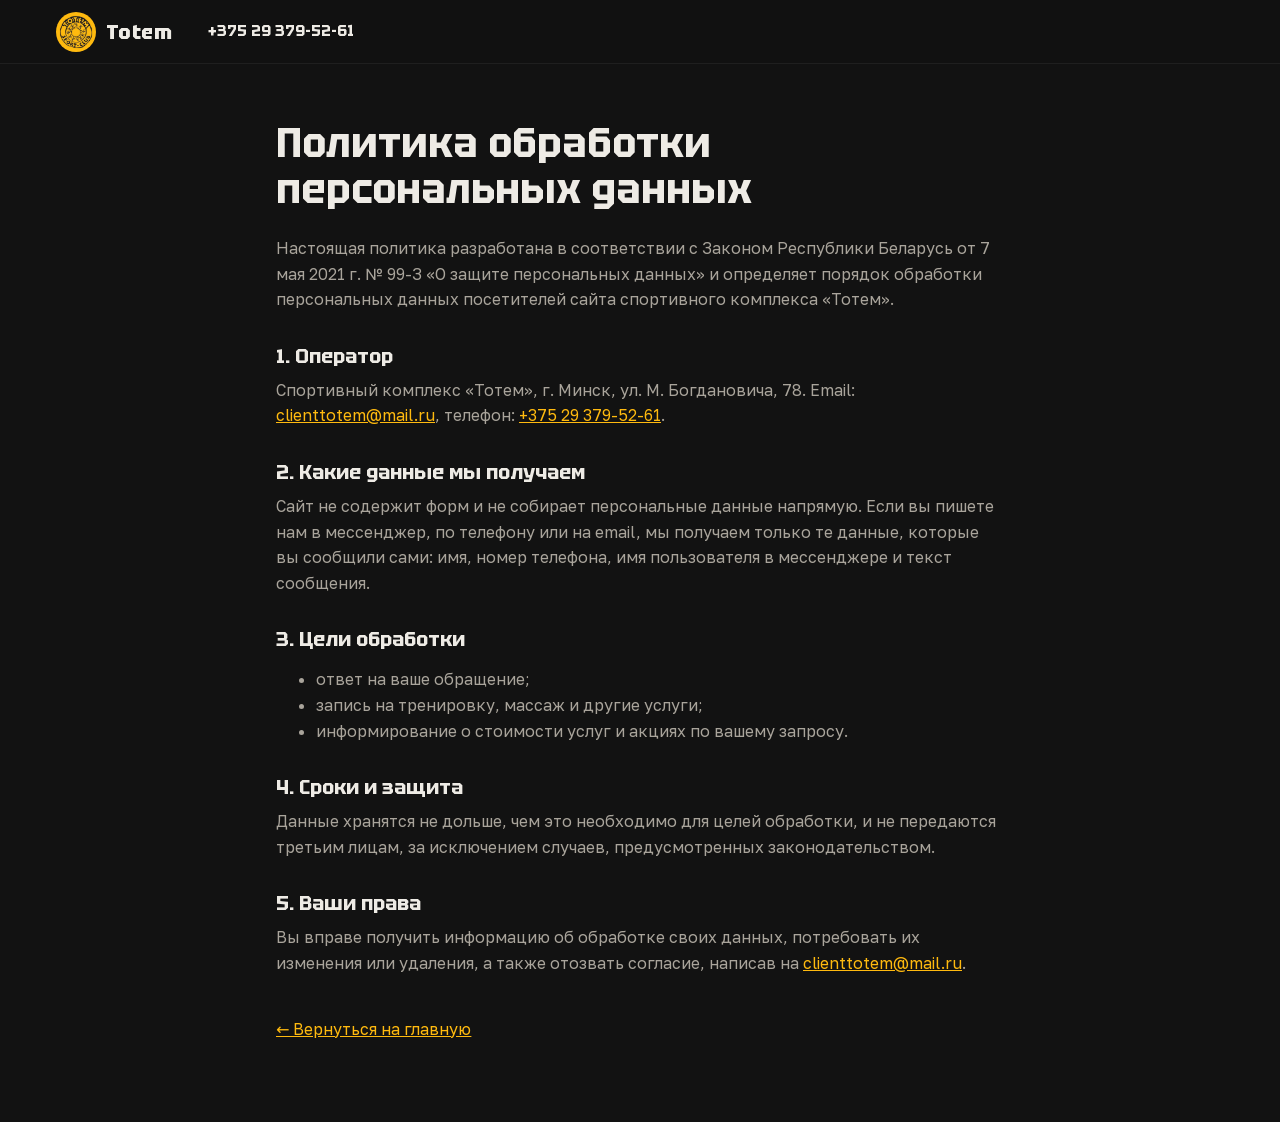
<file: privacy.html>
<!doctype html>
<html lang="ru">
<head>
  <meta charset="utf-8">
  <meta name="viewport" content="width=device-width, initial-scale=1">
  <title>Политика обработки персональных данных — Тотем</title>
  <meta name="robots" content="noindex">
  <link rel="icon" type="image/png" href="assets/logo/favicon.png">
  <link rel="stylesheet" href="assets/css/style.css">
  <style>
    .legal { max-width: 760px; padding-top: 56px; padding-bottom: 80px; }
    .legal h1 { font-size: clamp(28px, 5vw, 40px); margin-bottom: 24px; }
    .legal h2 { font-size: 20px; margin: 32px 0 10px; }
    .legal p, .legal li { color: var(--c-muted); }
    .legal a { color: var(--c-accent); }
  </style>
</head>
<body>
  <header class="header">
    <div class="container header__inner">
      <a class="logo" href="index.html" aria-label="Тотем — на главную">
        <img src="assets/logo/logo.png" width="44" height="44" alt="">
        <span class="logo__text">Totem</span>
      </a>
      <a class="header__phone" href="tel:+375293795261">+375 29 379-52-61</a>
    </div>
  </header>

  <main class="container legal">
    <!-- ЧЕРНОВИК: текст политики согласовать с клиентом и юристом. УТОЧНИТЬ реквизиты оператора (юрлицо/ИП, УНП, юридический адрес). -->
    <h1>Политика обработки персональных данных</h1>
    <p>Настоящая политика разработана в соответствии с Законом Республики Беларусь от 7 мая 2021 г. № 99-З «О защите персональных данных» и определяет порядок обработки персональных данных посетителей сайта спортивного комплекса «Тотем».</p>

    <h2>1. Оператор</h2>
    <p>Спортивный комплекс «Тотем», г. Минск, ул. М. Богдановича, 78. Email: <a href="mailto:clienttotem@mail.ru">clienttotem@mail.ru</a>, телефон: <a href="tel:+375293795261">+375 29 379-52-61</a>.</p>

    <h2>2. Какие данные мы получаем</h2>
    <p>Сайт не содержит форм и не собирает персональные данные напрямую. Если вы пишете нам в мессенджер, по телефону или на email, мы получаем только те данные, которые вы сообщили сами: имя, номер телефона, имя пользователя в мессенджере и текст сообщения.</p>

    <h2>3. Цели обработки</h2>
    <ul>
      <li>ответ на ваше обращение;</li>
      <li>запись на тренировку, массаж и другие услуги;</li>
      <li>информирование о стоимости услуг и акциях по вашему запросу.</li>
    </ul>

    <h2>4. Сроки и защита</h2>
    <p>Данные хранятся не дольше, чем это необходимо для целей обработки, и не передаются третьим лицам, за исключением случаев, предусмотренных законодательством.</p>

    <h2>5. Ваши права</h2>
    <p>Вы вправе получить информацию об обработке своих данных, потребовать их изменения или удаления, а также отозвать согласие, написав на <a href="mailto:clienttotem@mail.ru">clienttotem@mail.ru</a>.</p>

    <p style="margin-top:40px"><a href="index.html">← Вернуться на главную</a></p>
  </main>
</body>
</html>
</file>
<file: assets/css/style.css>
/* ==========================================================================
   Тотем — спортивный комплекс. Стили лендинга (mobile-first)
   ========================================================================== */

/* Шрифты: Tektur (заголовки) и Golos Text (текст), OFL, локально */
@font-face {
  font-family: "Tektur";
  font-style: normal;
  font-weight: 400 900;
  font-display: swap;
  src: url("../fonts/tektur-cyrillic.woff2") format("woff2");
  unicode-range: U+0301, U+0400-045F, U+0490-0491, U+04B0-04B1, U+2116;
}
@font-face {
  font-family: "Tektur";
  font-style: normal;
  font-weight: 400 900;
  font-display: swap;
  src: url("../fonts/tektur-latin.woff2") format("woff2");
  unicode-range: U+0000-00FF, U+0131, U+0152-0153, U+02BB-02BC, U+02C6, U+02DA, U+02DC, U+0304, U+0308, U+0329, U+2000-206F, U+20AC, U+2122, U+2191, U+2193, U+2212, U+2215, U+FEFF, U+FFFD;
}
@font-face {
  font-family: "Golos Text";
  font-style: normal;
  font-weight: 400 700;
  font-display: swap;
  src: url("../fonts/golos-text-cyrillic.woff2") format("woff2");
  unicode-range: U+0301, U+0400-045F, U+0490-0491, U+04B0-04B1, U+2116;
}
@font-face {
  font-family: "Golos Text";
  font-style: normal;
  font-weight: 400 700;
  font-display: swap;
  src: url("../fonts/golos-text-latin.woff2") format("woff2");
  unicode-range: U+0000-00FF, U+0131, U+0152-0153, U+02BB-02BC, U+02C6, U+02DA, U+02DC, U+0304, U+0308, U+0329, U+2000-206F, U+20AC, U+2122, U+2191, U+2193, U+2212, U+2215, U+FEFF, U+FFFD;
}

:root {
  /* Цвета */
  --c-bg: #121212;
  --c-bg-alt: #1a1a19;
  --c-surface: #222220;
  --c-line: #33322f;
  --c-text: #eeebe5;
  --c-muted: #a9a49b;
  --c-accent: #ffba0f;        /* жёлтый с логотипа; УТОЧНИТЬ точный HEX у клиента */
  --c-accent-hover: #ffc93f;
  --c-on-accent: #141414;

  --f-head: "Tektur", system-ui, -apple-system, "Segoe UI", Roboto, Arial, sans-serif;
  --f-body: "Golos Text", system-ui, -apple-system, "Segoe UI", Roboto, Arial, sans-serif;

  --radius: 14px;
  --radius-lg: 22px;
  --gutter: 16px;
  --header-h: 64px;
  --ease: cubic-bezier(.2, .7, .2, 1);
}

*, *::before, *::after { box-sizing: border-box; }

html {
  scroll-behavior: smooth;
  scroll-padding-top: var(--header-h);
  -webkit-text-size-adjust: 100%;
}

body {
  margin: 0;
  background: var(--c-bg);
  color: var(--c-text);
  font: 400 16px/1.6 var(--f-body);
  -webkit-font-smoothing: antialiased;
  overflow-x: hidden;
}

img { display: block; max-width: 100%; height: auto; }
a { color: inherit; }
h1, h2, h3 { font-family: var(--f-head); margin: 0; line-height: 1.15; }
p { margin: 0; }

:focus-visible {
  outline: 2px solid var(--c-accent);
  outline-offset: 3px;
  border-radius: 4px;
}

.skip-link {
  position: absolute;
  left: 8px; top: -60px;
  z-index: 200;
  padding: 10px 16px;
  background: var(--c-accent);
  color: var(--c-on-accent);
  border-radius: 8px;
  font-weight: 700;
}
.skip-link:focus { top: 8px; }

.container {
  width: 100%;
  max-width: 1200px;
  margin: 0 auto;
  padding: 0 var(--gutter);
}

/* ---------- Кнопки ---------- */
.btn {
  display: inline-flex;
  align-items: center;
  justify-content: center;
  gap: 8px;
  min-height: 46px;
  padding: 12px 22px;
  border: 1.5px solid transparent;
  border-radius: 999px;
  font: 600 15px/1.2 var(--f-head);
  text-decoration: none;
  text-align: center;
  cursor: pointer;
  transition: background-color .2s var(--ease), color .2s var(--ease), border-color .2s var(--ease), transform .2s var(--ease);
}
.btn:active { transform: translateY(1px); }
.btn--lg { min-height: 54px; padding: 14px 28px; font-size: 16px; }
.btn--primary { background: var(--c-accent); color: var(--c-on-accent); }
.btn--primary:hover { background: var(--c-accent-hover); }
.btn--ghost { border-color: var(--c-line); color: var(--c-text); background: rgba(255,255,255,.02); }
.btn--ghost:hover { border-color: var(--c-accent); color: var(--c-accent); }

.eyebrow {
  margin-bottom: 14px;
  color: var(--c-accent);
  font: 700 13px/1.2 var(--f-head);
  letter-spacing: .14em;
  text-transform: uppercase;
}

/* ---------- Шапка ---------- */
.header {
  position: sticky;
  top: 0;
  z-index: 100;
  height: var(--header-h);
  background: rgba(18, 18, 18, .86);
  backdrop-filter: saturate(140%) blur(12px);
  -webkit-backdrop-filter: saturate(140%) blur(12px);
  border-bottom: 1px solid rgba(255,255,255,.06);
}
.header__inner {
  display: flex;
  align-items: center;
  gap: 16px;
  height: 100%;
}
.logo {
  display: inline-flex;
  align-items: center;
  gap: 10px;
  text-decoration: none;
  margin-right: auto;
}
.logo img { width: 40px; height: 40px; border-radius: 50%; }
.logo__text { font: 800 20px/1 var(--f-head); letter-spacing: .02em; }

.header__phone {
  font: 700 15px/1 var(--f-head);
  text-decoration: none;
  white-space: nowrap;
}
.header__phone:hover { color: var(--c-accent); }
.header__cta { display: none; }

.burger {
  display: inline-flex;
  flex-direction: column;
  justify-content: center;
  gap: 5px;
  width: 44px; height: 44px;
  padding: 10px;
  background: none;
  border: 0;
  color: var(--c-text);
  cursor: pointer;
}
.burger span {
  display: block;
  height: 2px;
  background: currentColor;
  border-radius: 2px;
  transition: transform .25s var(--ease), opacity .2s;
}
.burger[aria-expanded="true"] span:nth-child(1) { transform: translateY(7px) rotate(45deg); }
.burger[aria-expanded="true"] span:nth-child(2) { opacity: 0; }
.burger[aria-expanded="true"] span:nth-child(3) { transform: translateY(-7px) rotate(-45deg); }

.nav {
  position: fixed;
  inset: var(--header-h) 0 auto 0;
  max-height: calc(100dvh - var(--header-h));
  overflow-y: auto;
  padding: 12px var(--gutter) 24px;
  background: var(--c-bg);
  border-bottom: 1px solid var(--c-line);
  transform: translateY(-8px);
  opacity: 0;
  visibility: hidden;
  transition: opacity .2s var(--ease), transform .2s var(--ease), visibility .2s;
}
.nav.is-open { opacity: 1; transform: none; visibility: visible; }
.nav__list { list-style: none; margin: 0 0 16px; padding: 0; }
.nav__list a {
  display: block;
  padding: 14px 0;
  border-bottom: 1px solid var(--c-line);
  font: 600 18px/1.2 var(--f-head);
  text-decoration: none;
}
.nav__list a:hover { color: var(--c-accent); }
.nav__cta { width: 100%; }

@media (max-width: 420px) {
  .header__phone { font-size: 13px; }
  .logo__text { display: none; }
}

@media (min-width: 1080px) {
  .burger { display: none; }
  .nav {
    position: static;
    padding: 0;
    background: none;
    border: 0;
    opacity: 1;
    visibility: visible;
    transform: none;
    overflow: visible;
    max-height: none;
  }
  .nav__list { display: flex; gap: 18px; margin: 0; white-space: nowrap; }
  .nav__list a { padding: 6px 0; border: 0; font-size: 15px; font-weight: 500; color: var(--c-muted); }
  .nav__list a:hover { color: var(--c-text); }
  .nav__cta { display: none; }
  .logo { margin-right: 20px; }
  .nav { margin-right: auto; }
  .header__cta { display: inline-flex; min-height: 42px; padding: 10px 20px; }
}

/* ---------- Первый экран ---------- */
.hero {
  position: relative;
  isolation: isolate;
  min-height: min(calc(100svh - var(--header-h)), 920px);
  display: flex;
  align-items: flex-end;
  padding: 72px 0 40px;
  overflow: hidden;
}
.hero__bg { position: absolute; inset: 0; z-index: -1; }
.hero__bg img { width: 100%; height: 100%; object-fit: cover; object-position: center 40%; }
.hero__bg::after {
  content: "";
  position: absolute;
  inset: 0;
  background:
    linear-gradient(180deg, rgba(18,18,18,.55) 0%, rgba(18,18,18,.75) 45%, var(--c-bg) 100%),
    linear-gradient(90deg, rgba(18,18,18,.7) 0%, rgba(18,18,18,0) 70%);
}
.hero__title { margin: 0; line-height: 0; }
.hero__logo { width: clamp(180px, 45vw, 300px); height: auto; }
.hero__lead {
  max-width: 540px;
  margin-top: 22px;
  color: #d9d5ce;
  font-size: clamp(16px, 2.2vw, 19px);
}
.hero__offer {
  display: block;
  max-width: 540px;
  margin-top: 26px;
  padding: 14px 18px;
  border: 1px solid rgba(255, 186, 15, .45);
  border-left: 3px solid var(--c-accent);
  border-radius: 10px;
  background: rgba(18,18,18,.6);
  text-decoration: none;
  font-weight: 500;
  transition: border-color .2s;
}
.hero__offer:hover { border-color: var(--c-accent); }
.hero__offer-tag {
  display: block;
  margin-bottom: 4px;
  color: var(--c-accent);
  font: 700 12px/1.2 var(--f-head);
  letter-spacing: .12em;
  text-transform: uppercase;
}
.hero__actions { display: flex; flex-wrap: wrap; gap: 12px; margin-top: 26px; }
.hero__actions .btn { flex: 1 1 200px; }
.hero__facts {
  display: grid;
  grid-template-columns: repeat(3, 1fr);
  gap: 12px;
  margin: 40px 0 0;
  padding: 20px 0 0;
  list-style: none;
  border-top: 1px solid var(--c-line);
  color: var(--c-muted);
  font-size: 13px;
  line-height: 1.3;
}
.hero__facts b {
  display: block;
  margin-bottom: 4px;
  color: var(--c-accent);
  font: 800 clamp(22px, 5vw, 34px)/1 var(--f-head);
}
@media (min-width: 768px) {
  .hero { align-items: center; }
  .hero__actions .btn { flex: 0 0 auto; }
  .hero__facts { max-width: 620px; font-size: 14px; }
}

/* ---------- Секции ---------- */
.section { padding: 72px 0; }
.section--alt { background: var(--c-bg-alt); }
.section__head { max-width: 860px; margin-bottom: 36px; }
.section__title {
  font-size: clamp(28px, 5vw, 46px);
  font-weight: 800;
  letter-spacing: -.01em;
}
.section__lead { margin-top: 14px; color: var(--c-muted); font-size: 17px; }
@media (min-width: 1024px) {
  .section { padding: 112px 0; }
  .section__head { margin-bottom: 52px; }
}

/* ---------- Направления ---------- */
.cards { display: grid; gap: 18px; }
@media (min-width: 640px) { .cards { grid-template-columns: repeat(2, 1fr); } }
@media (min-width: 1024px) { .cards { grid-template-columns: repeat(3, 1fr); gap: 24px; } }

.card {
  display: flex;
  flex-direction: column;
  background: var(--c-surface);
  border: 1px solid var(--c-line);
  border-radius: var(--radius-lg);
  overflow: hidden;
  transition: border-color .25s var(--ease), transform .25s var(--ease);
}
.card:hover { border-color: rgba(255,186,15,.5); transform: translateY(-3px); }
.card__img { width: 100%; aspect-ratio: 1 / 1; object-fit: cover; }
.card__img--doors { object-position: center 80%; } /* хамам: двери целиком */
.card__body { display: flex; flex-direction: column; gap: 10px; flex: 1; padding: 22px; }
.card__body p { color: var(--c-muted); }
.card__title { font-size: 21px; font-weight: 700; }
.card__link {
  margin-top: auto;
  padding-top: 8px;
  color: var(--c-accent);
  font: 600 15px/1.2 var(--f-head);
  text-decoration: none;
  align-self: flex-start;
}
.card__link:hover { text-decoration: underline; text-underline-offset: 4px; }

/* ---------- Почему мы ---------- */
.why { display: grid; gap: 40px; }
.why__img { margin-top: 28px; border-radius: var(--radius-lg); aspect-ratio: 3 / 2; object-fit: cover; width: 100%; }
.why__list { list-style: none; margin: 0; padding: 0; display: grid; gap: 4px; }
.why__list li {
  display: grid;
  grid-template-columns: 72px 1fr;
  gap: 16px;
  padding: 22px 0;
  border-bottom: 1px solid var(--c-line);
}
.why__list li:first-child { padding-top: 0; }
.why__num { color: var(--c-accent); font: 800 34px/1 var(--f-head); }
.why__list h3 { font-size: 19px; font-weight: 700; margin-bottom: 6px; }
.why__list p { color: var(--c-muted); }
@media (min-width: 1024px) {
  .why { grid-template-columns: 5fr 6fr; gap: 72px; align-items: start; }
  .why__intro { position: sticky; top: calc(var(--header-h) + 32px); }
  .why__num { font-size: 40px; }
}

/* ---------- Зоны ---------- */
.zones {
  display: grid;
  grid-template-columns: repeat(2, 1fr);
  gap: 12px;
}
.zone {
  position: relative;
  margin: 0;
  border-radius: var(--radius);
  overflow: hidden;
  aspect-ratio: 3 / 4;
}
.zone--wide, .zone:last-child { grid-column: span 2; aspect-ratio: 16 / 10; }
.zone img { width: 100%; height: 100%; object-fit: cover; transition: transform .6s var(--ease); }
.zone:hover img { transform: scale(1.04); }
.zone__img--top { object-position: center 0%; } /* душ: лейка в кадре */
.zone__img--hardman { object-position: 62% center; } /* надпись Hard Man в кадре */
.zone__img--barrel { object-position: center 56%; } /* бочка: от полотенец до нижней петли */
@media (max-width: 1023px) {
  .zone .zone__img--barrel,
  .zone:hover .zone__img--barrel { transform: scale(1.3); transform-origin: 50% 55%; }
}
@media (min-width: 1024px) {
  .zone .zone__img--barrel,
  .zone:hover .zone__img--barrel { transform: scale(1.35); transform-origin: 0% 5%; }
}
@media (min-width: 1024px) {
  /* кадр как у клиента: колонна слева, тренажёр крупно */
  .zone .zone__img--hardman,
  .zone:hover .zone__img--hardman { object-position: 50% center; transform: scale(1.35); transform-origin: 20% 100%; }
}
.zone figcaption {
  position: absolute;
  inset: auto 0 0 0;
  padding: 40px 14px 14px;
  background: linear-gradient(transparent, rgba(0,0,0,.82));
  font: 600 15px/1.25 var(--f-head);
}
.zone figcaption b { display: block; color: var(--c-accent); font-size: 26px; font-weight: 800; }
.zones__note { margin-top: 24px; color: var(--c-muted); }
@media (min-width: 1024px) {
  .zones { grid-template-columns: repeat(3, 1fr); grid-auto-rows: 280px; gap: 18px; }
  .zone, .zone--wide, .zone:last-child { aspect-ratio: auto; grid-column: auto; }
  .zone--wide { grid-column: span 2; grid-row: span 2; }
  .zone figcaption { padding: 48px 20px 18px; font-size: 17px; }
  .zone figcaption b { font-size: 34px; }
}

/* ---------- Виды массажа ---------- */
.massages { list-style: none; margin: 0; padding: 0; display: grid; grid-template-columns: minmax(0, 1fr); gap: 12px; }
@media (min-width: 640px) { .massages { grid-template-columns: repeat(2, minmax(0, 1fr)); } }
@media (min-width: 1024px) { .massages { grid-template-columns: repeat(3, minmax(0, 1fr)); gap: 16px; } }
.massage {
  display: grid;
  grid-template-columns: 1fr auto;
  gap: 4px 12px;
  height: 100%;
  align-content: start;
  padding: 18px 20px;
  border: 1px solid var(--c-line);
  border-radius: var(--radius);
  background: var(--c-surface);
  text-decoration: none;
  transition: border-color .2s var(--ease);
}
.massage:hover { border-color: var(--c-accent); }
.massage__name { font: 600 17px/1.3 var(--f-head); }
.massage__time { color: var(--c-accent); font-size: 14px; font-weight: 600; text-align: right; white-space: nowrap; }
.massage__desc { grid-column: 1 / -1; color: var(--c-muted); font-size: 15px; }
.massages__subtitle { margin: 40px 0 16px; font-size: 22px; }

/* ---------- Акция ---------- */
.offer { display: grid; gap: 36px; align-items: center; }
.offer__media img { width: 100%; border-radius: var(--radius-lg); aspect-ratio: 4 / 3; object-fit: cover; }
.offer__list { list-style: none; margin: 28px 0 0; padding: 0; display: grid; gap: 14px; }
.offer__list li {
  display: grid;
  gap: 6px;
  padding: 20px 22px;
  border: 1px solid var(--c-line);
  border-left: 3px solid var(--c-accent);
  border-radius: var(--radius);
  background: var(--c-surface);
}
.offer__big { color: var(--c-accent); font: 800 clamp(28px, 6vw, 40px)/1 var(--f-head); }
.offer__hint { margin-top: 20px; color: var(--c-muted); }
.offer__actions { display: flex; flex-wrap: wrap; gap: 12px; margin-top: 26px; }
.offer__actions .btn { flex: 1 1 240px; }
@media (min-width: 1024px) {
  .offer { grid-template-columns: 5fr 6fr; gap: 72px; }
  .offer__media img { aspect-ratio: 4 / 5; }
  .offer__actions .btn { flex: 0 0 auto; }
}

/* ---------- Абонементы ---------- */
.plans { display: grid; gap: 18px; }
@media (min-width: 768px) { .plans { grid-template-columns: repeat(3, 1fr); gap: 22px; } }
.plan {
  position: relative;
  display: flex;
  flex-direction: column;
  gap: 14px;
  min-height: 300px;
  padding: 28px;
  border: 1px solid var(--c-line);
  border-radius: var(--radius-lg);
  background: var(--c-surface);
  overflow: hidden;
}
.plan p { color: var(--c-muted); }
.plan .btn { margin-top: auto; align-self: flex-start; }
.plan__title { font-size: 24px; font-weight: 800; }
.plan--accent { border-color: rgba(255,186,15,.55); }
.plan--photo { padding: 0; min-height: 440px; }
.plan--photo img { position: absolute; inset: 0; width: 100%; height: 100%; object-fit: cover; }
.plan--photo .plan__img--spa { object-position: 19% center; transform: scale(1.4); transform-origin: 30% 100%; } /* свечи слева, сухоцветы над текстом */
.plan--photo .plan__img--cert { object-position: center 100%; } /* сертификат выше, над текстом */
.plan__overlay {
  position: relative;
  display: flex;
  flex-direction: column;
  gap: 10px;
  margin-top: auto;
  padding: 80px 28px 28px;
  background: linear-gradient(transparent, rgba(10,10,10,.94) 40%);
}
.plan__overlay p { color: #d9d5ce; }
.plan__overlay .btn { margin-top: 8px; }
.plans__notes {
  display: grid;
  gap: 8px;
  margin: 28px 0 0;
  padding: 0;
  list-style: none;
  color: var(--c-muted);
}
.plans__notes li::before { content: "— "; color: var(--c-accent); }

/* ---------- Контакты ---------- */
.contacts { display: grid; gap: 40px; }
.contacts__list { display: grid; gap: 18px; margin: 28px 0; }
.contacts__list div { display: grid; gap: 4px; }
.contacts__list dt { color: var(--c-muted); font-size: 13px; letter-spacing: .08em; text-transform: uppercase; }
.contacts__list dd { margin: 0; font-size: 17px; }
.contacts__list a { text-decoration: none; }
.contacts__list a:hover { color: var(--c-accent); }
.contacts__phone { color: var(--c-accent); font: 800 26px/1.2 var(--f-head); }

.messengers, .contact-dialog__list { display: grid; grid-template-columns: repeat(3, minmax(0, 1fr)); gap: 10px; }
/* на узких экранах три кнопки в ряд не помещаются: 2 + Instagram во всю ширину */
@media (max-width: 419px) {
  .messengers, .contact-dialog__list { grid-template-columns: repeat(2, minmax(0, 1fr)); }
  .messengers .messenger:nth-child(3),
  .contact-dialog__list .messenger:nth-child(3) { grid-column: 1 / -1; }
}
.messenger {
  display: flex;
  align-items: center;
  justify-content: center;
  min-height: 48px;
  padding: 10px 14px;
  border: 1.5px solid var(--c-line);
  border-radius: 12px;
  font: 700 15px/1.2 var(--f-head);
  text-decoration: none;
  transition: border-color .2s, color .2s;
}
.messenger:hover { border-color: var(--c-accent); color: var(--c-accent); }
.socials { display: flex; flex-wrap: wrap; gap: 8px 20px; margin-top: 22px; color: var(--c-muted); }
.socials a:hover { color: var(--c-accent); }

.map {
  position: relative;
  aspect-ratio: 4 / 3;
  border-radius: var(--radius-lg);
  overflow: hidden;
  background: var(--c-surface);
}
.map img { width: 100%; height: 100%; object-fit: cover; opacity: .6; }
.map iframe { width: 100%; height: 100%; border: 0; display: block; }
.map__btn { position: absolute; left: 50%; top: 50%; transform: translate(-50%, -50%); }
.map__btn:active { transform: translate(-50%, calc(-50% + 1px)); }
.map__link { display: inline-block; margin-top: 14px; color: var(--c-accent); font-weight: 600; text-decoration: none; }
.map__link:hover { text-decoration: underline; text-underline-offset: 4px; }
@media (min-width: 1024px) {
  .contacts { grid-template-columns: 1fr 1fr; gap: 72px; align-items: start; }
  .map { aspect-ratio: 1 / 1; }
}

/* ---------- Подвал ---------- */
.footer { padding: 48px 0 96px; border-top: 1px solid var(--c-line); background: #0d0d0d; color: var(--c-muted); font-size: 15px; }
.footer__inner { display: grid; gap: 28px; }
.footer__brand { display: flex; align-items: center; gap: 14px; color: var(--c-text); font-weight: 600; }
.footer__brand img { border-radius: 50%; }
.footer__col { display: grid; gap: 8px; align-content: start; }
.footer a { text-decoration: none; }
.footer a:hover { color: var(--c-accent); }
.footer__copy { margin-top: 32px; padding-top: 20px; border-top: 1px solid var(--c-line); font-size: 13px; }
@media (min-width: 768px) {
  .footer { padding-bottom: 48px; }
  .footer__inner { grid-template-columns: 1.4fr 1fr 1fr; }
}

/* ---------- Плавающая кнопка ---------- */
.fab {
  position: fixed;
  right: 16px;
  bottom: 16px;
  z-index: 90;
  display: grid;
  place-items: center;
  width: 58px; height: 58px;
  border-radius: 50%;
  background: var(--c-accent);
  color: var(--c-on-accent);
  box-shadow: 0 8px 24px rgba(0,0,0,.45);
  transition: transform .2s var(--ease);
}
.fab:hover { transform: scale(1.05); }
@media (min-width: 1080px) { .fab { display: none; } }

/* ---------- Кнопка «Наверх» ---------- */
.to-top {
  position: fixed;
  right: 16px;
  bottom: 86px;               /* над плавающей кнопкой связи */
  z-index: 90;
  display: grid;
  place-items: center;
  width: 48px; height: 48px;
  padding: 0;
  border: 1.5px solid var(--c-line);
  border-radius: 50%;
  background: rgba(26, 26, 25, .92);
  color: var(--c-accent);
  cursor: pointer;
  opacity: 0;
  visibility: hidden;
  transform: translateY(10px);
  transition: opacity .25s var(--ease), transform .25s var(--ease), visibility .25s, border-color .2s;
}
.to-top.is-visible { opacity: 1; visibility: visible; transform: none; }
.to-top:hover { border-color: var(--c-accent); }
@media (min-width: 1080px) { .to-top { right: 24px; bottom: 24px; width: 52px; height: 52px; } }

/* ---------- Окно выбора мессенджера ---------- */
.contact-dialog {
  width: min(440px, calc(100% - 32px));
  padding: 28px 24px 24px;
  border: 1px solid var(--c-line);
  border-radius: var(--radius-lg);
  background: var(--c-bg-alt);
  color: var(--c-text);
}
.contact-dialog::backdrop { background: rgba(0,0,0,.65); backdrop-filter: blur(3px); }
.contact-dialog__close-form { position: absolute; top: 10px; right: 10px; margin: 0; }
.contact-dialog__close {
  width: 40px; height: 40px;
  border: 0;
  border-radius: 50%;
  background: none;
  color: var(--c-muted);
  font-size: 28px;
  line-height: 1;
  cursor: pointer;
}
.contact-dialog__close:hover { color: var(--c-text); }
.contact-dialog__title { font-size: 22px; padding-right: 36px; }
.contact-dialog__text { margin: 12px 0 20px; color: var(--c-muted); font-size: 15px; }
.contact-dialog__text q { color: var(--c-text); }
.contact-dialog__list .messenger--phone { grid-column: 1 / -1; background: var(--c-accent); color: var(--c-on-accent); border-color: var(--c-accent); }
.contact-dialog__list .messenger--phone:hover { background: var(--c-accent-hover); color: var(--c-on-accent); }
.contact-dialog__hint { margin-top: 16px; color: var(--c-muted); font-size: 13px; }
.contact-dialog__hint.is-copied { color: var(--c-accent); }

/* ---------- Появление при скролле ---------- */
.reveal { opacity: 0; transform: translateY(18px); transition: opacity .7s var(--ease), transform .7s var(--ease); }
.reveal.is-visible { opacity: 1; transform: none; }

@media (prefers-reduced-motion: reduce) {
  html { scroll-behavior: auto; }
  *, *::before, *::after { transition: none !important; animation: none !important; }
  .reveal { opacity: 1; transform: none; }
}
</file>
